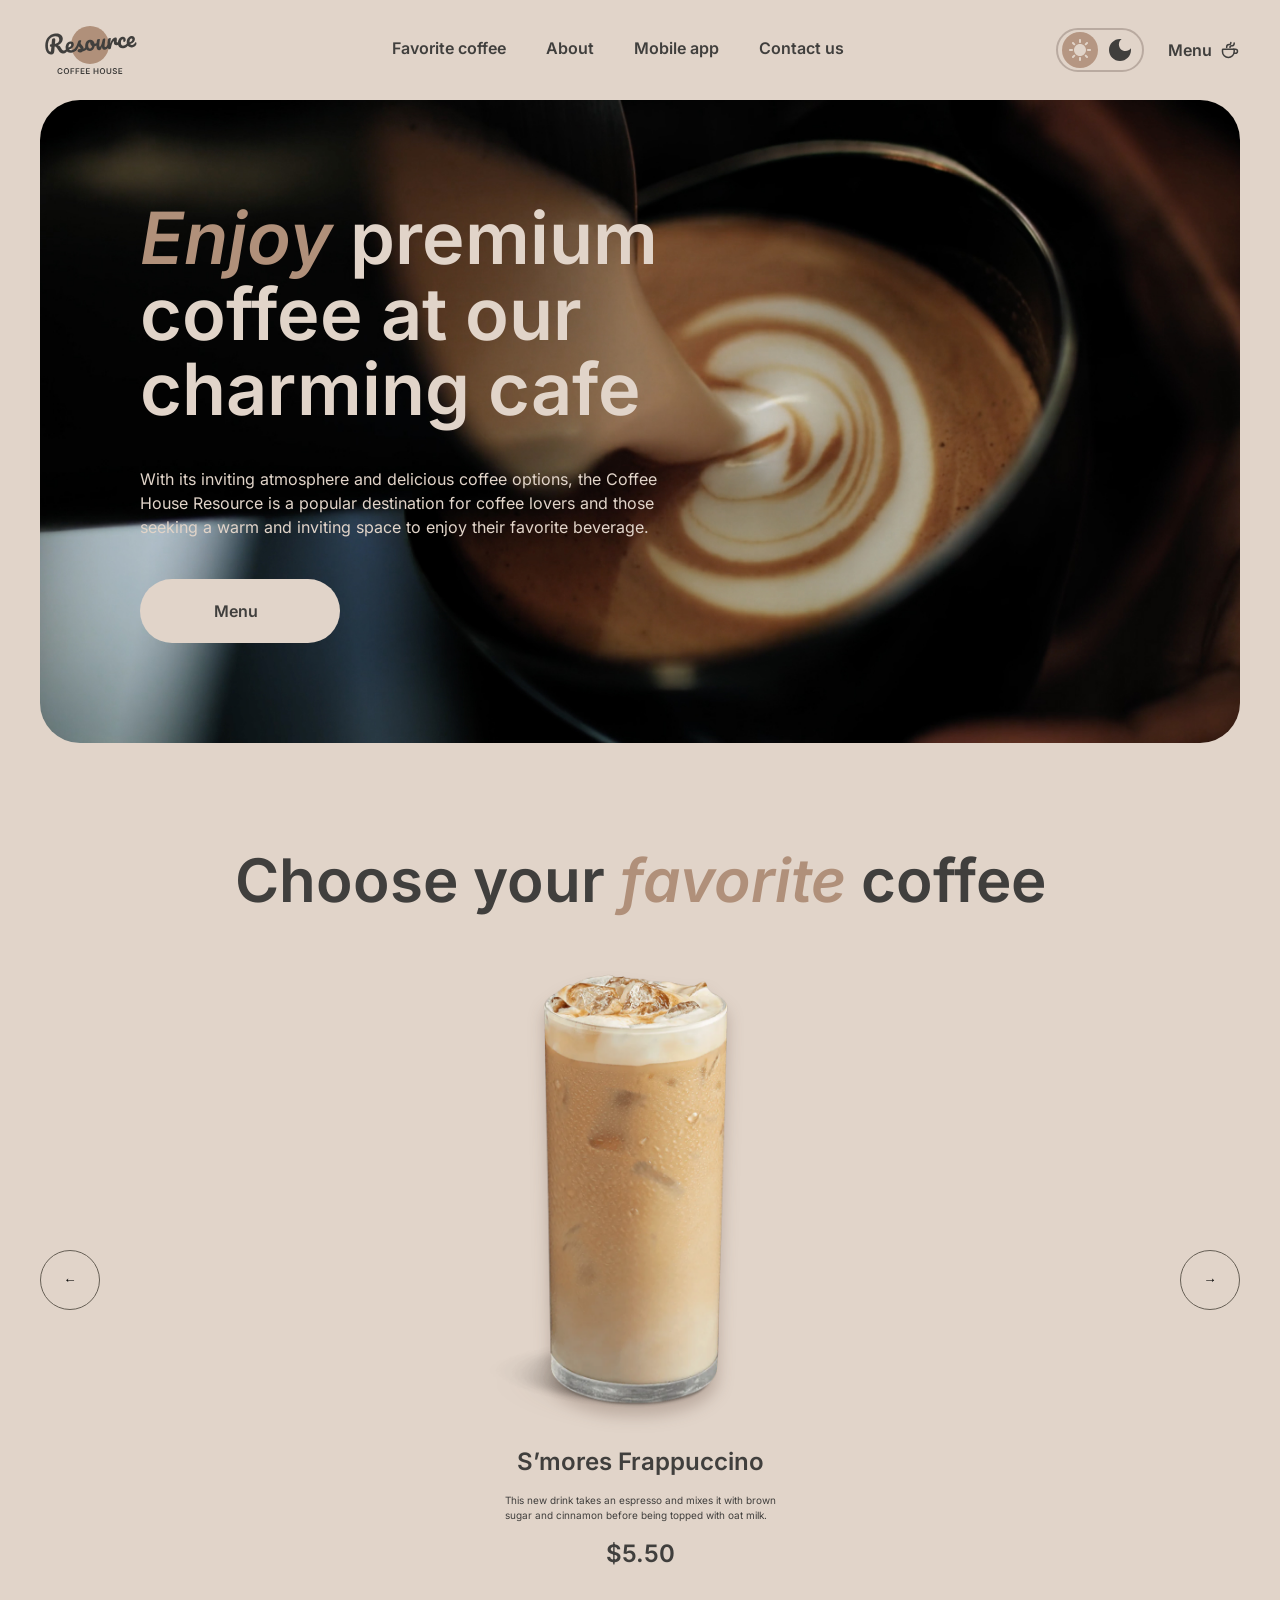
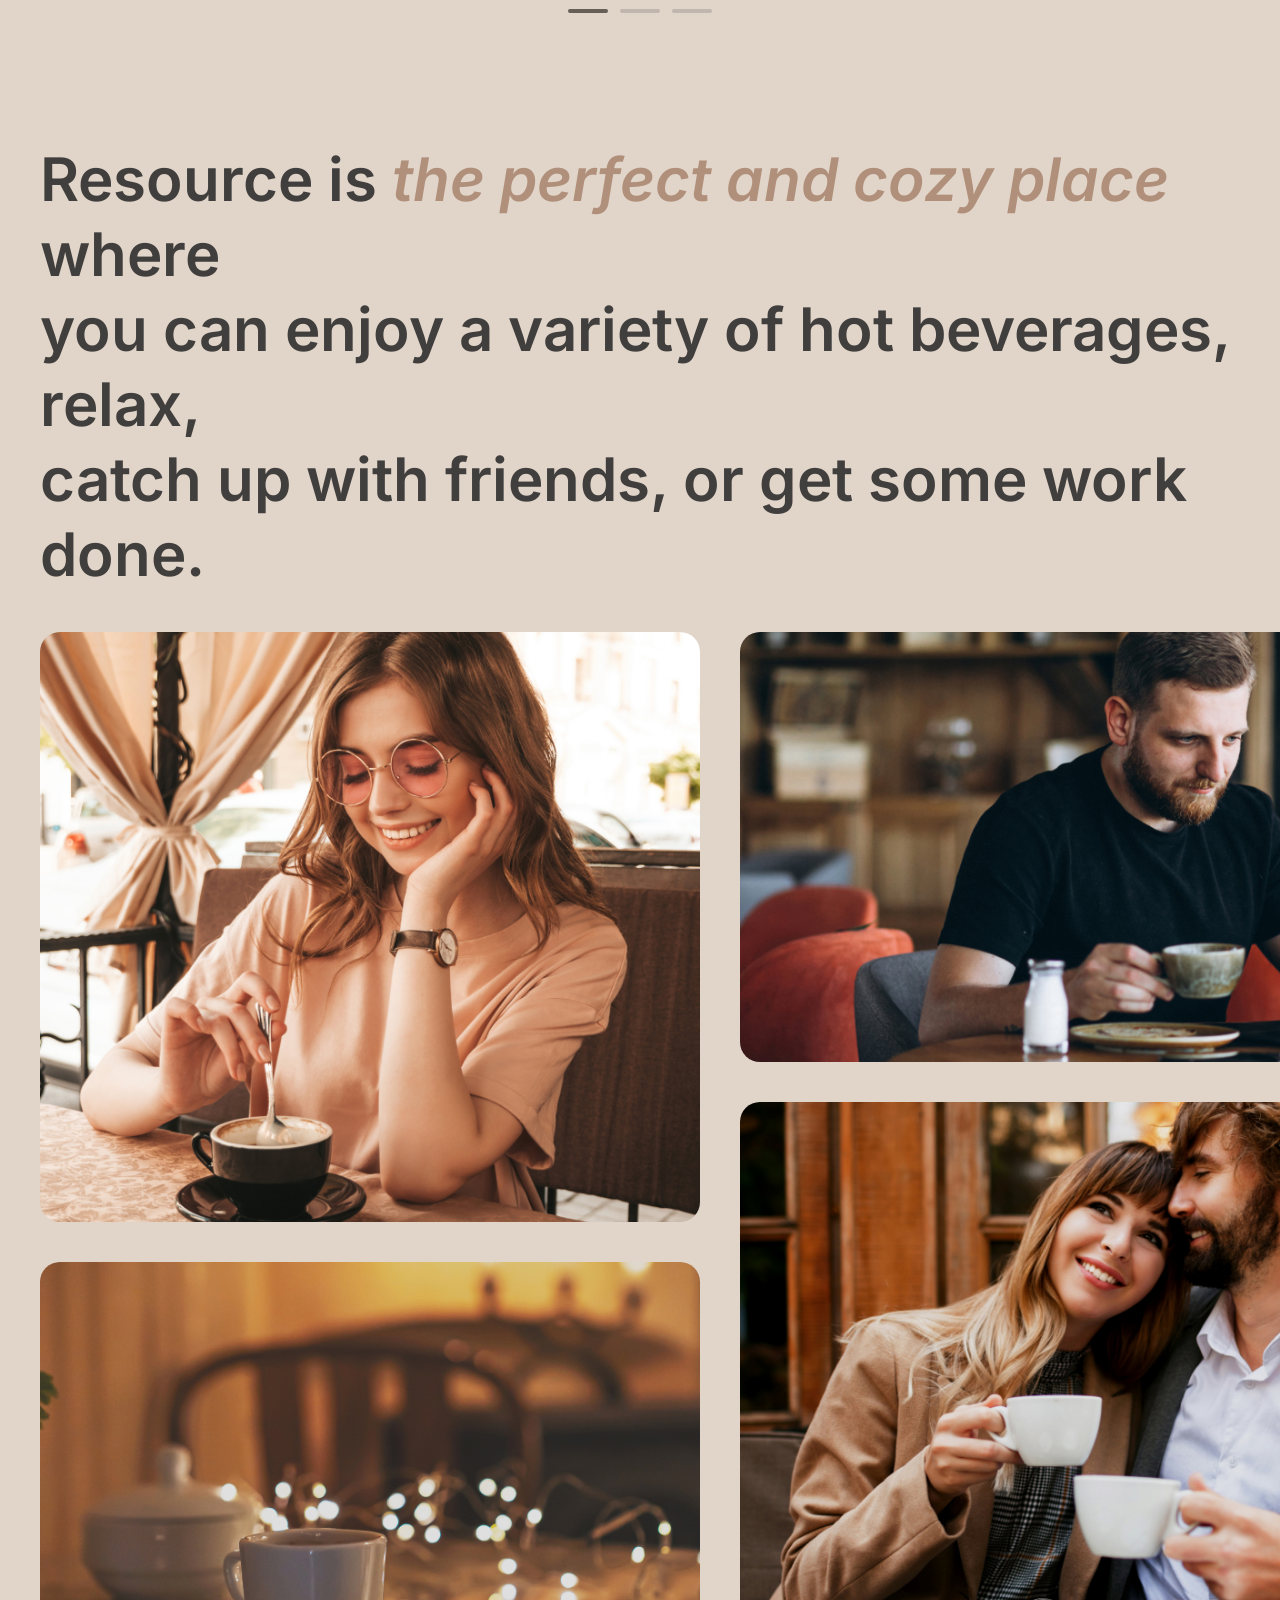
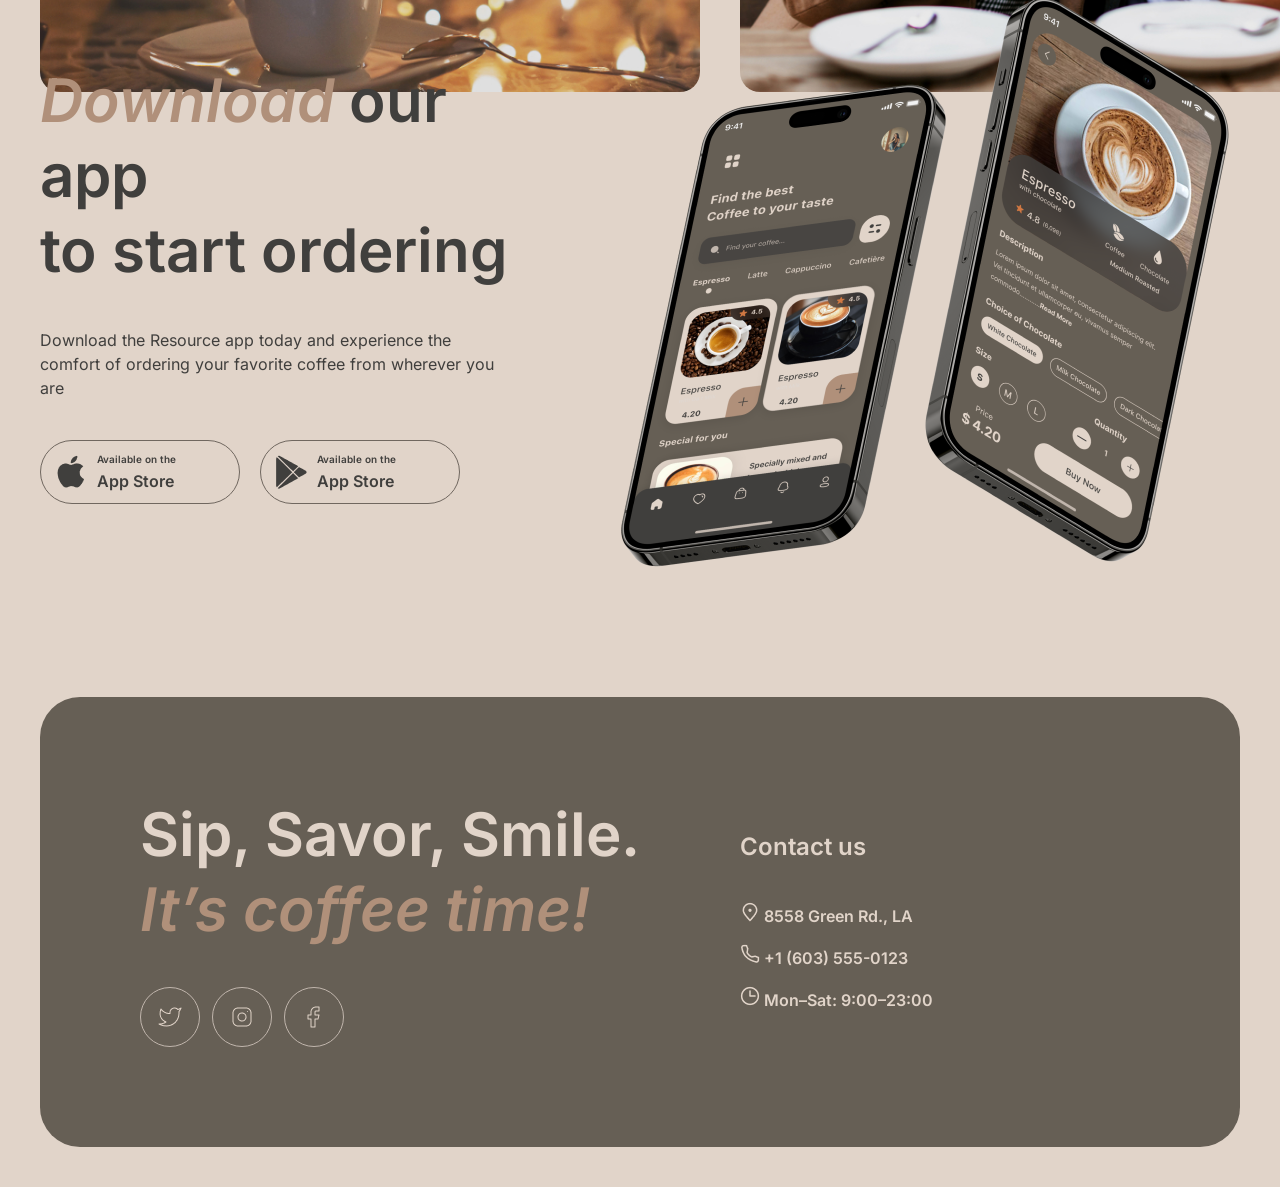
<file: index.html>
<!DOCTYPE html>
<html lang="en">
<head>
    <meta charset="UTF-8">
    <meta name="viewport" content="width=device-width, initial-scale=1.0">
    <title>Coffee House</title>
    <link rel="stylesheet" href="./css/style.css">
</head>
<body>
   <header  class="header">
   
        <div class="wrapper">
            <div class="header__wrapper">
                <div class="header__logo">
                    <a href="/" class="header__logo-link">
                        <img src="./img/svg/logo.svg" alt="COFFE HOUSE" class="header__logo-pic">
                    </a>
                </div>
                <nav class="header__navlog">
                      <ul class="header__list">
                        <li class="header__item">
                            <a href="#favorite" class="header__link">Favorite coffee</a>
                        </li>
                        <li class="header__item">
                            <a href="#about" class="header__link">About</a>
                        </li>
                        <li class="header__item">
                            <a href="#mobile" class="header__link">Mobile app</a>
                        </li>
                        <li class="header__item">
                            <a href="#contact" class="header__link">Contact us</a>
                        </li>
                      </ul>  
                </nav>
                 <div class="header__action">
                    <div class="theme-switch">
                        <input type="radio" name="theme" id="light" checked>
                        <label for="light" class="theme-option sun"><img src="./img/svg/Sun.svg" alt="Sun" class="header__sun-pic"></label>
                      
                        <input type="radio" name="theme" id="dark">
                        <label for="dark" class="theme-option moon"><img src="./img/svg/Moon.svg" alt="Moon" class="header__moon-pic"></label>
                      </div>
                    <div class="header__action-coffe">
                        <a href="#!" class="header__coffe-link">Menu</a>
                        <img src="./img/svg/coffee-cup.svg" alt="COFFE CUP" class="header__coffe-pic">
                    </div>
                </div>
            </div>
        </div>
   </header>
    <main class="main">
       <div class="wrapper">
        <section class="hero">
            <div class="hero__offer">
                <div class="hero__title">
<h1 class="hero__title-text"><span class="hero__title-text-italic">Enjoy</span> premium<br> coffee at our<br> charming cafe</h1>
                </div>
                <div class="hero__description">
<p class="hero__description-text">With its inviting atmosphere and delicious coffee options, the Coffee<br> House Resource is a popular destination for coffee lovers and those<br> seeking a warm and inviting space to enjoy their favorite beverage.</p>
                </div>
                <div class="hero__offer-button">
<a class="hero__button" href="menu.html"><P class="hero__offer-button-text">Menu </P> <img src="./img/svg/coffee-cup.svg" alt="COFFE CUP" class="main__coffe-pic"></a>
                </div>
            </div>
        </section>
        <section class="favorite-coffee" id="favorite">
            <div class="wrapper-line">
                <div class="slider__title">
<h2 class="slider__title-text">Choose your <span class="slider__title-text-italic">favorite </span>coffee</h2>
            </div>
            <div class="slider">
                <button class="arrow arrow-left" aria-label="Предыдущий">←</button>
                <div class="slide">
      <img id="coffeeImage" src="./img/png/coffee-slider-1.png" alt="S'mores Frappuccino" width="480" height="480">

      <h3 class="coffeeTitle">S’mores Frappuccino</h3>
      <p class="coffeeDescription">
        This new drink takes an espresso and mixes it with brown<br> sugar and cinnamon before being topped with oat milk.</p>
      <strong class="coffeePrice">$5.50</strong>
      <div class="slider__indicators">
        <button class="slider__indicator slider__indicator--active"></button>
        <button class="slider__indicator indicator"></button>
        <button class="slider__indicator indicator"></button>
      </div>
    </div>
    <button class="arrow arrow-right" aria-label="Следующий">→</button>
    
            </div>
            </div>
        </section>
        <section class="about" id="about">
           <div class="wrapper-about">
            <h3 class="about__text">Resource is <span class="about__text-italic">the perfect and cozy place</span> where<br> you can enjoy a variety of hot beverages, relax,<br> catch up with friends, or get some work done.</h3>
            <div class="about__container">
                <div class="about__column">
                    <img
                        src="./img/jpg/about-1.jpg"
                        alt="first foto"
                        class="about-img about__first-img"
                    >
            
                    <img
                        src="./img/jpg/about-2.jpg"
                        alt="three foto"
                        class="about-img about__three-img"
                    >
                </div>
            
                <div class="about__column">
                    <img
                        src="./img/jpg/about-3.jpg"
                        alt="second foto"
                        class="about-img about__second-img"
                    >
            
                    <img
                        src="./img/jpg/about-4.jpg"
                        alt="four foto"
                        class="about-img about__four-img"
                    >
                </div>
            </div>
                </div>
        </section>
<section class="mobile__app" id="mobile">
    <div class="wrapper-mobile">
        <div class="mobile__model">
            <img src="./img/png/mobile-screens.png" alt="mobile screens" class="mobile__model-img">
        </div>
        <div class="mobile__container">
            <h3 class="mobile__title"><span class="mobile__title-italic">Download</span> our app <br> to start ordering</h3>
            <p class="mobile__text">Download the Resource app today and experience the comfort of ordering your favorite coffee from wherever you are</p>
            <div class="mobile__buttons">
                <a href="#" class="store-button store-button--apple">
                    <img
                        src="./img/png/icon-store.png"
                        alt=""
                        class="store-button__icon"
                    >
                
                    <span class="button__content">
                        <span class="button__available">Available on the</span>
                        <span class="button__name">App Store</span>
                    </span>
                </a>
                <a href="#" class="store-button store-button--store">
                    <img
                        src="./img/png/icon-market.png"
                        alt=""
                        class="market-button__icon"
                    >
                
                    <span class="button__content">
                        <span class="button__available">Available on the</span>
                        <span class="button__name">App Store</span>
                    </span>
                </a>
            </div>
        </div>
    </div>
</section>
</div>
    </main>
    <footer class="footer" id="contact">
       <div class="wrapper-footer">
        <div class="contacts">
<div class="contacts__offer">
    <h3 class="contacts-title">Sip, Savor, Smile.<br> <span class="contacts-italic">It’s coffee time!</span></h3>
    <div class="contacts-social">
        <button class="social social-first-" aria-label="Твиттер"><img src="./img/png/twitter.png" alt="twitter" class="twitter"></button>
        <button class="social social-second-" aria-label="Инстаграм"><img src="./img/png/instagram.png" alt="instagram" class="instagram"></button>
        <button class="social social-three-" aria-label="Фейсбук"><img src="./img/png/facebook.png" alt="facebook" class="facebook"></button>
    </div>
</div>
<div class="contacts__info">
    <h3 class="contacts__info-title">Contact us</h3>
    <ul class="contacts__list">
        <li class="contacts__item">
            <span class="contacts__icon"><img src="./img/png/pin-alt.png" alt="pin-alt" class="pinalt"></span>
             <a href="#!"  class="maps-link">8558 Green Rd., LA</a>
        </li>

        <li class="contacts__item">
            <span class="contacts__icon"><img src="./img/png/phone.png" alt="phone" class="phone"></span>
            <a href="tel:+16035550123"  class="phone-link">+1 (603) 555-0123</a>
        </li>

        <li class="contacts__item">
            <span class="contacts__icon"><img src="./img/png/clock.png" alt="clock" class="clock"></span>
            <span>Mon–Sat: 9:00–23:00</span>
        </li>
    </ul>
</div>
        </div>
       </div>
    </footer>
</body>
</html>
</file>
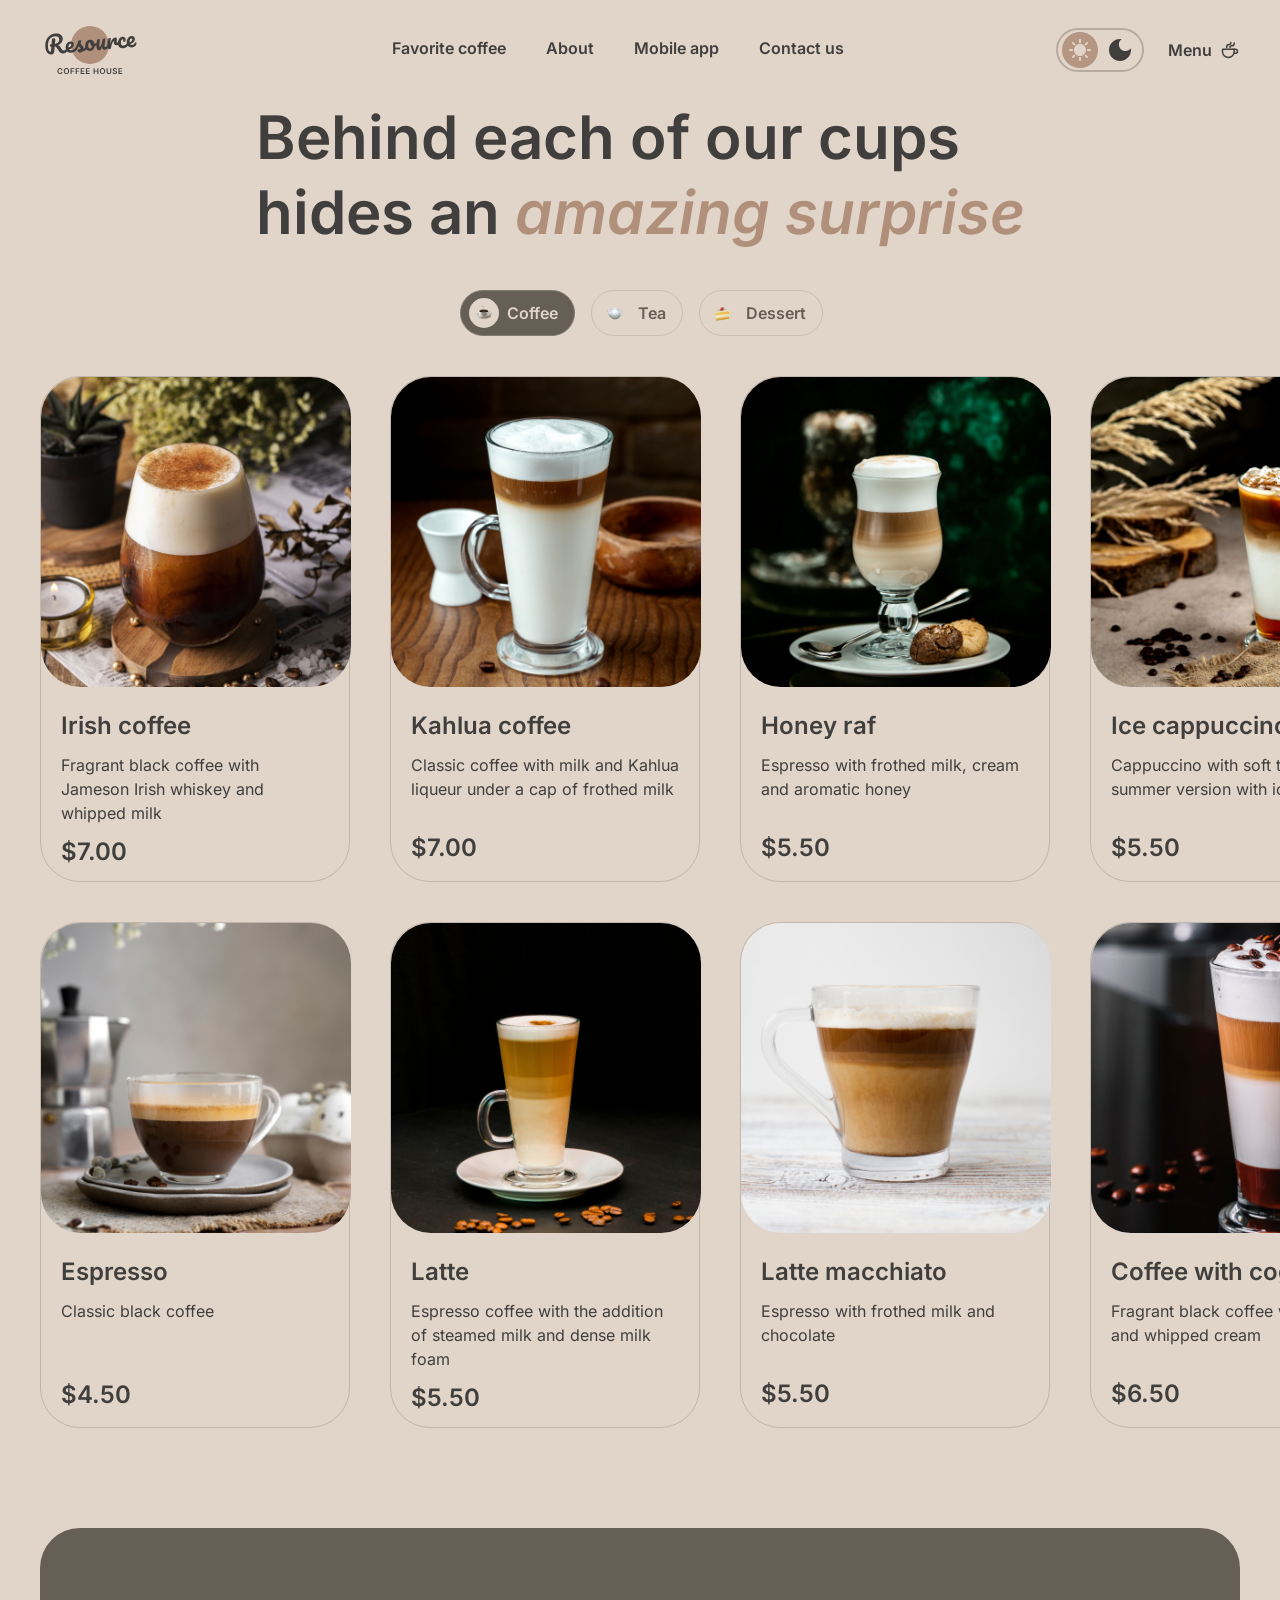
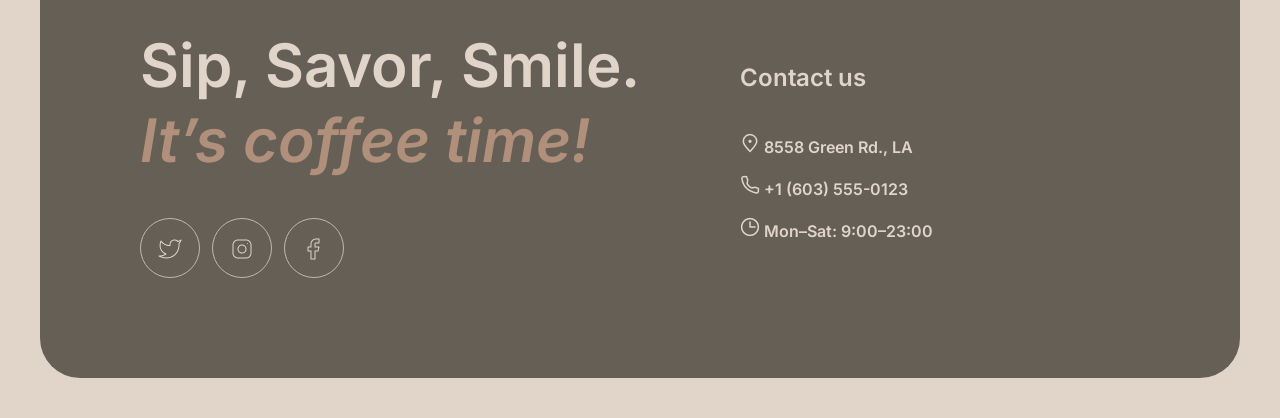
<file: menu.html>
<!DOCTYPE html>
<html lang="en">
<head>
    <meta charset="UTF-8">
    <meta name="viewport" content="width=device-width, initial-scale=1.0">
    <title>Document</title>
    <link rel="stylesheet" href="./css/style.css">
</head>
<body>
    <header  class="header">
   
        <div class="wrapper">
            <div class="header__wrapper">
                <div class="header__logo">
                    <a href="/" class="header__logo-link">
                        <img src="./img/svg/logo.svg" alt="COFFE HOUSE" class="header__logo-pic">
                    </a>
                </div>
                <nav class="header__navlog">
                    <ul class="header__list">
                      <li class="header__item">
                          <a href="#favorite" class="header__link">Favorite coffee</a>
                      </li>
                      <li class="header__item">
                          <a href="#about" class="header__link">About</a>
                      </li>
                      <li class="header__item">
                          <a href="#mobile" class="header__link">Mobile app</a>
                      </li>
                      <li class="header__item">
                          <a href="#contact" class="header__link">Contact us</a>
                      </li>
                    </ul>  
              </nav>
                 <div class="header__action">
                    <div class="theme-switch">
                        <input type="radio" name="theme" id="light" checked>
                        <label for="light" class="theme-option sun"><img src="./img/svg/Sun.svg" alt="Sun" class="header__sun-pic"></label>
                      
                        <input type="radio" name="theme" id="dark">
                        <label for="dark" class="theme-option moon"><img src="./img/svg/Moon.svg" alt="Moon" class="header__moon-pic"></label>
                      </div>
                    <div class="header__action-coffe">
                        <a href="#!" class="header__coffe-link">Menu</a>
                        <img src="./img/svg/coffee-cup.svg" alt="COFFE CUP" class="header__coffe-pic">
                    </div>
                </div>
            </div>
        </div>
   </header>
   <main class="main">
<div class="main-wrapper">
    <div class="offer">
        <h2 class="offer__title">Behind each of our cups<br>hides an <span class="offer__title-italic">amazing surprise</span></h2>
        <div class="category-buttons">
  <button class="category-button active">
    <span class="icon-circle">
      <img src="./img/png/icon1.png" alt="coffee" class="icon">
    </span>
    <span>Coffee</span>
  </button>

  <button class="category-button disable">
    <span class="icon-circle">
      <img src="./img/png/icon2.png" alt="tea" class="icon">
    </span>
    <span>Tea</span>
  </button>

  <button class="category-button disable">
    <span class="icon-circle">
      <img src="./img/png/icon3.png" alt="dessert" class="icon">
    </span>
    <span>Dessert</span>
  </button>
</div>
    </div>
</div>
<section class="grid">
    <div class="wrapper-grid">
    <article class="card">
  <img src="/img/jpg/coffee-1.jpg" alt="Coffee-1" class="card-img">

  <div class="card-content">
   <div class="card__content-text">
     <h2 class="card__title">Irish coffee</h2>
    <p class="card__text">Fragrant black coffee with<br> Jameson Irish whiskey and<br> whipped milk</p>
   </div>
    <h3 class="card__price">$7.00</h3>
  </div>
</article>
<article class="card">
    <img src="/img/jpg/coffee-2.jpg" alt="Coffee-1" class="card-img">
  
    <div class="card-content">
     <div class="card__content-text">
       <h2 class="card__title">Kahlua coffee</h2>
      <p class="card__text">Classic coffee with milk and Kahlua <br> liqueur under a cap of frothed milk</p>
     </div>
      <h3 class="card__price price">$7.00</h3>
    </div>
  </article>
  <article class="card">
    <img src="/img/jpg/coffee-3.jpg" alt="Coffee-1" class="card-img">
  
    <div class="card-content">
     <div class="card__content-text">
       <h2 class="card__title">Honey raf</h2>
      <p class="card__text">Espresso with frothed milk, cream <br> and aromatic honey</p>
     </div>
      <h3 class="card__price price">$5.50</h3>
    </div>
  </article>
  <article class="card">
    <img src="/img/jpg/coffee-4.jpg" alt="Coffee-1" class="card-img">
  
    <div class="card-content">
     <div class="card__content-text">
       <h2 class="card__title">Ice cappuccino</h2>
      <p class="card__text">Cappuccino with soft thick foam in <br> summer version with ice</p>
     </div>
      <h3 class="card__price price">$5.50</h3>
    </div>
  </article>

  <article class="card">
    <img src="/img/jpg/coffee-5.jpg" alt="Coffee-1" class="card-img">
  
    <div class="card-content">
     <div class="card__content-text">
       <h2 class="card__title">Espresso</h2>
      <p class="card__text">Classic black coffee</p>
     </div>
      <h3 class="card__price pricemini">$4.50</h3>
    </div>
  </article>
  <article class="card">
      <img src="/img/jpg/coffee-6.jpg" alt="Coffee-1" class="card-img">
    
      <div class="card-content">
       <div class="card__content-text">
         <h2 class="card__title">Latte</h2>
        <p class="card__text">Espresso coffee with the addition <br> of steamed milk and dense milk <br> foam</p>
       </div>
        <h3 class="card__price">$5.50</h3>
      </div>
    </article>
    <article class="card">
      <img src="/img/jpg/coffee-7.jpg" alt="Coffee-1" class="card-img">
    
      <div class="card-content">
       <div class="card__content-text">
         <h2 class="card__title">Latte macchiato</h2>
        <p class="card__text">Espresso with frothed milk and <br> chocolate</p>
       </div>
        <h3 class="card__price price">$5.50</h3>
      </div>
    </article>
    <article class="card">
      <img src="/img/jpg/coffee-8.jpg" alt="Coffee-1" class="card-img">
    
      <div class="card-content">
       <div class="card__content-text">
         <h2 class="card__title">Coffee with cognac</h2>
        <p class="card__text">Fragrant black coffee with cognac <br> and whipped cream</p>
       </div>
        <h3 class="card__price price">$6.50</h3>
      </div>
    </article>
    </div>
</section>
   </main>
   <footer class="footer">
    <div class="wrapper-footer">
     <div class="contacts">
<div class="contacts__offer">
 <h3 class="contacts-title">Sip, Savor, Smile.<br> <span class="contacts-italic">It’s coffee time!</span></h3>
 <div class="contacts-social">
     <button class="social social-first-" aria-label="Предыдущий"><img src="./img/png/twitter.png" alt="twitter" class="twitter"></button>
     <button class="social social-second-" aria-label="Предыдущий"><img src="./img/png/instagram.png" alt="instagram" class="instagram"></button>
     <button class="social social-three-" aria-label="Предыдущий"><img src="./img/png/facebook.png" alt="facebook" class="facebook"></button>
 </div>
</div>
<div class="contacts__info">
 <h5 class="contacts__info-title">Contact us</h5>
 <ul class="contacts__list">
    <li class="contacts__item">
        <span class="contacts__icon"><img src="./img/png/pin-alt.png" alt="pin-alt" class="pinalt"></span>
         <a href="#!"  class="maps-link">8558 Green Rd., LA</a>
    </li>

     <li class="contacts__item">
         <span class="contacts__icon"><img src="./img/png/phone.png" alt="phone" class="phone"></span>
         <a href="tel:+16035550123"  class="phone-link">+1 (603) 555-0123</a>
     </li>

     <li class="contacts__item">
         <span class="contacts__icon"><img src="./img/png/clock.png" alt="clock" class="clock"></span>
         <span>Mon–Sat: 9:00–23:00</span>
     </li>
 </ul>
</div>
     </div>
    </div>
 </footer>
</body>
</html>
</file>
<file: css/style.css>
@import url("./menu.css");
@import url("./dark.css");
:root {
    --body-background: #e1d4c9;
    --body-color: #292826;
    --link-color: #403f3d;
  }
  
  /* Цвет после выбора dark */
/* inter-regular - latin */
/* inter-regular - latin */
@font-face {
    font-display: swap; /* Check https://developer.mozilla.org/en-US/docs/Web/CSS/@font-face/font-display for other options. */
    font-family: 'Inter';
    font-style: normal;
    font-weight: 400;
    src: url('../fonts/inter-v20-latin-regular.woff2') format('woff2'); /* Chrome 36+, Opera 23+, Firefox 39+, Safari 12+, iOS 10+ */
  }
  /* inter-500 - latin */
  @font-face {
    font-display: swap; /* Check https://developer.mozilla.org/en-US/docs/Web/CSS/@font-face/font-display for other options. */
    font-family: 'Inter';
    font-style: normal;
    font-weight: 500;
    src: url('../fonts/inter-v20-latin-500.woff2') format('woff2'); /* Chrome 36+, Opera 23+, Firefox 39+, Safari 12+, iOS 10+ */
  }
  /* inter-600 - latin */
  @font-face {
    font-display: swap; /* Check https://developer.mozilla.org/en-US/docs/Web/CSS/@font-face/font-display for other options. */
    font-family: 'Inter';
    font-style: normal;
    font-weight: 600;
    src: url('../fonts/inter-v20-latin-600.woff2') format('woff2'); /* Chrome 36+, Opera 23+, Firefox 39+, Safari 12+, iOS 10+ */
  }
  /* inter-600italic - latin */
  @font-face {
    font-display: swap; /* Check https://developer.mozilla.org/en-US/docs/Web/CSS/@font-face/font-display for other options. */
    font-family: 'Inter';
    font-style: italic;
    font-weight: 600;
    src: url('../fonts/inter-v20-latin-600italic.woff2') format('woff2'); /* Chrome 36+, Opera 23+, Firefox 39+, Safari 12+, iOS 10+ */
  }
  html {
    box-sizing: border-box;
     scroll-behavior: smooth;
  }
  *, *::before, *::after {
    box-sizing: inherit;
  }
  body {
    margin: 0 auto;
    background-color: var(--body-background);
  
    transition:
      background-color 0.3s ease,
      color 0.3s ease;
  }
  .header {
    margin-top: 20px; 
    margin-bottom: 20px;
    color: var(--body-color);
  }
  .wrapper {
    margin-left: 40px;
    margin-right: 40px;
  }
  .header__wrapper {
    max-width: 1360px;
    max-height: 60px;
    margin: 0 auto;
    font-family: Inter;
    font-weight: 600;
    font-size: 16px;
    line-height: 150%;
    display: flex;
    justify-content: space-between;
  }
.header__list {
    list-style: none;
}

.header__link {
    position: relative;
    display: inline-block;
    color: #403f3d;
    text-decoration: none;
  }
.header__link::after {
    content: "";
    position: absolute;
    left: 0;
    bottom: -5px;
    width: 100%;
    height: 2px;
    background-color: #403F3D;
  
    transform: scaleX(0);
    transform-origin: left;
    transition: transform 0.2s ease;
  }
  
  .header__link:hover::after {
    transform: scaleX(1);
  }
.header__list {
    display: flex;
    flex-wrap: wrap;
}
.header__item {
    margin-right: 40px;
}
.header__item:last-child {
    margin-right: 0;
}
.header__action {
    display: flex;
    justify-content:center;
    margin: 8px 0;
    max-height: 44px;
    max-width: 184px;
}
.header__action-coffe {
    display: flex;
    justify-content: end;
    margin-left: 24px;
    align-items: center;
}
.header__coffe-pic {
    margin-left: 8px;
    max-width: 20px;
    max-height: 20px;
}

.header__coffe-link {
    position: relative;
    display: inline-block;
    color: #403f3d;
    text-decoration: none;
  }
  .header__coffe-link::after {
    content: "";
    position: absolute;
    left: 0;
    bottom: -5px;
    width: 165%;
    height: 2px;
    background-color: #403f3d;
  
    transform: scaleX(0);
    transform-origin: left;
    transition: transform 0.3s ease;
  }
  
  .header__coffe-link:hover::after {
    transform: scaleX(1);
  }
  .theme-switch {
    display: inline-flex;
    align-items: center;
    gap: 4px;
  
    padding: 4px;
    border: 2px solid #b9aaa0;
    border-radius: 50px;
  }
  
  .theme-switch input {
    position: absolute;
    width: 1px;
    height: 1px;
    opacity: 0;
    pointer-events: none;
  }
  
  .theme-option {
    display: flex;
    align-items: center;
    justify-content: center;
  
    width: 36px;
    height: 36px;
    border-radius: 50%;
  
    cursor: pointer;
    transition:
      background-color 0.3s ease,
      filter 0.3s ease;
  }
  .sun {
    background-color: #b59682;
  }
  
  .moon {
    background-color: transparent;
  }
  .theme-switch:has(#dark:checked) .sun,
  .theme-switch:has(#dark:checked) .moon {
    background-color: #665f55;
  }
  .theme-switch:has(#dark:checked) .header__moon-pic {
    filter: brightness(0) saturate(100%)
      invert(87%)
      sepia(13%)
      saturate(390%)
      hue-rotate(343deg)
      brightness(104%)
      contrast(91%);
  }
  .theme-switch:has(#light:checked) .sun {
    background-color: #b59682;
  }
  
  .theme-switch:has(#light:checked) .moon {
    background-color: transparent;
  }
  
  .theme-switch:has(#light:checked) .header__moon-pic {
    filter: none;
  }
  
  .header__sun-pic,
  .header__moon-pic {
    display: block;
    width: 22px;
    height: 22px;
  }
   /* Hero section start */
   .hero {
    max-width: 1360px;
    max-height: 644px;
    padding: 100px;
    border-radius: 40px;
    background-image: url(../img/jpg/img-hero.jpg);
    background-size: cover;
    background-position: center;
    background-repeat: no-repeat;
   }
   .hero__offer {
    display: flex;
    max-height: 444px;
    max-width: 530px;
    flex-direction: column;
   }
   .hero__title {
    margin-bottom: 40px;
   }
   
   .hero__title-text {
    font-family: Inter;
    font-weight: 600;
    font-size: 72px;
    line-height: 105%;
    color: #E1D4C9;
    margin: 0 auto;
   }
   .hero__title-text-italic {
    font-style: italic;
    color: #B0907A;
   }
   .hero__description {
    font-family: Inter;
    font-weight: 400;
    font-size: 16px;
    line-height: 150%;
    color: #E1D4C9;
    margin-bottom: 40px;
    max-width: 530px;
    max-height: 72px;
    margin-top: 0px;
   }
 .hero__description-text {
    margin: 0px;
   }
   .hero {
    margin: 0 auto;
   }
   .hero__button {
    display: flex;
    align-items: center;
    justify-content: center;
    width: 200px;
    height: 64px;
    box-sizing: border-box;

    border-radius: 100px;
    background-color: #e1d4c9;

    text-decoration: none;
    cursor: pointer;

    transition: background-color 0.3s ease;
}
.main__coffe-pic {
    margin-left: 8px;
    width: 0;
  height: 0;
  opacity: 0;
  object-fit: contain;
  transition:
    width 0.3s ease,
    height 0.3s ease,
    opacity 0.3s ease;
}
.hero__button:hover .main__coffe-pic {
    width: 20px;
    height: 20px;
    opacity: 1;
  }
   .hero__offer-button-text {
    font-family: Inter;
    font-weight: 600;
    font-size: 16px;
    line-height: 150%;
    color: #403F3D;
   }
   /* Hero section end */

   /* Slider section start */
   .favorite-coffee {
   margin: 0 auto;
   max-width: 1440px;
    max-height: 799px;
   }
   .wrapper-line {
    margin-top: 100px;
    margin-bottom: 100px;
    display: flex;
    align-items: center;
    flex-direction: column;
    max-width: 1440px;
    max-height: 799px;
   }
   .slider__title-text {
    font-family: Inter;
    font-size: 60px;
    font-weight: 600;
    line-height: 125%;
    color: #403F3D;
    max-height: 75px;
    margin: 0 auto;
   }
   .slider__title-text-italic {
font-style: italic;
    color: #B0907A;
   }
   .slider {
    display: flex;
    align-items: center;
    width: min(100%, 1360px);
  height: min(100vh, 799px);
  justify-content: space-between;

   }
   .arrow {
    width: 60px;
    height: 60px;
    border-radius: 100%;
    border: 1px solid #665F55;
    background-color: #E1D4C9;
   }
   .arrow:hover {
    background-color: #665F55;
    color: #E1D4C9;
   }
   #coffeeImage {
    object-fit: contain;
  filter: drop-shadow(0 12px 8px rgba(70, 45, 30, 0.25));
   }
   .coffeeTitle {
   font-family: Inter;
    font-size: 24px;
    font-weight: 600;
    line-height: 125%;
    color: #403F3D;
    margin-top: 20px;
    margin-bottom: 16px;
   }
   .slide {
    display: flex;
    flex-direction: column;
    align-items: center;
   }
   .slider__indicators {
    display: flex;
    justify-content: center;
    align-items: center;
    gap: 12px;
    margin-top: 40px;
  }
  .slider__indicator {
    width: 40px;
    height: 4px;
    padding: 0;
    border: none;
    border-radius: 10px;
    background-color: #C1B6AD;
    cursor: pointer;
    transition: background-color 0.3s ease;
  }
  
  .slider__indicator--active {
    background-color: #665F55;
  }
   .coffeeDescription {
    font-family: Inter;
    font-size: 10px;
    font-weight: 400;
    line-height: 150%;
    color: #403F3D;
    margin-top: 0px;
    margin-bottom: 16px;
   }
   .coffeePrice {
font-family: Inter;
    font-size: 24px;
    font-weight: 600;
    line-height: 125%;
    color: #403F3D;
   }
   .about {
    margin: 0 auto;
    max-width: 1440px;
    max-height: 1325px;
   }
   .wrapper-about {
    display: flex;
    align-items: center;
    flex-direction: column;
   }
   .about__text {
    font-family: Inter;
    font-size: 60px;
    font-weight: 600;
    line-height: 125%;
    color: #403F3D;
    margin-top: 0;
    margin-bottom: 40px;
   }
.about__text-italic {
    font-style: italic;
    color: #B0907A;
}
.about__container {
    display: grid;
    grid-template-columns: 1fr 1fr;
    gap: 40px;

    max-width: 1360px;
    margin: 0 auto;
}

.about__column {
    display: flex;
    flex-direction: column;
    gap: 40px;
}

.about__column img {
    display: block;
    object-fit: cover;
    border-radius: 20px;
}
.about-img {
    transition: transform 0.3s ease;
}
.about__first-img {
    height: 590px;
    width: 660px;
}
.about-img:hover {
    transform: translateY(-8px);
}

.about__three-img {
    height: 430px;
    width: 660px;
}
.about__second-img {
    height: 430px;
    width: 660px;
}

.about__four-img {
    height: 590px;
    width: 660px;
}

.mobile__app {
    max-width: 1360px;
    max-height: 630px;
    margin: 0 auto;
}
.wrapper-mobile {
    margin-top: 100px;
    display: flex;
    align-items: center;
    flex-direction: row-reverse;
    gap: 100px;
}
.mobile__model {
    object-fit: cover;
}
.mobile__container {
    display: flex;
    flex-direction: column;
    gap: 40px;
}
.mobile__title {
    font-family: Inter;
    font-size: 60px;
    font-weight: 600;
    line-height: 125%;
    color: #403F3D;
    margin-top: 0;
    margin-bottom: 0;
}
.mobile__title-italic {
    font-style: italic;
    color: #B0907A;
}
.mobile__text {
    font-family: Inter;
    font-size: 16px;
    font-weight: 400;
    line-height: 150%;
    color: #403F3D;
    margin-top: 0;
    margin-bottom: 0;
}

.mobile__buttons {
    display: flex;
    flex-direction: row;
    gap: 20px
}
.store-button {
    display: inline-flex;
    align-items: center;
    gap: 8px;

    width: 200px;
    height: 64px;
    padding: 20px 12px;

    box-sizing: border-box;
    border: 1px solid #70675f;
    border-radius: 40px;

    background-color: transparent;
    text-decoration: none;
    color: #403f3d;
    transition:
      color 0.3s ease,
      background-color 0.3s ease,
      transform 0.3s ease;
}

.store-button:hover {
    color: #E1D4C9;
    background-color: #665F55;
    transform: translateY(-2px);
  }
  
  .store-button:hover .store-button__icon,
  .store-button:hover .market-button__icon {
    filter: brightness(0) saturate(100%)
          invert(87%)
          sepia(10%)
          saturate(450%)
          hue-rotate(345deg)
          brightness(94%)
          contrast(88%);
  }

.store-button__icon {
    object-fit: contain;
}

.button__content {
    display: flex;
    flex-direction: column;
    gap: 3px;
}
.button__available {
    font-family: Inter;
    font-size: 10px;
    font-weight: 600;
    line-height: 140%;
}

.button__name {
    font-family: Inter;
    font-size: 16px;
    font-weight: 600;
    line-height: 150%;
}
.footer {
    max-width: 1440px;
    margin: 0 auto;
}
.wrapper-footer {
margin: 100px 40px 40px 40px;
}
.contacts {
    max-width: 1360px;
    max-height: 450px;
    padding: 100px;
    display: flex;
    flex-direction: row;
    background-color: #665F55;
    border-radius: 40px;
    gap: 100px;
    align-items: center;

}
.contacts-title {
    font-family: Inter;
    font-size: 60px;
    font-weight: 600;
    line-height: 125%;
    color: #E1D4C9;
    margin-top: 0px;
    margin-bottom: 0px;
}
.contacts-italic {
    font-style: italic;
    color: #B0907A;
}
.contacts__offer {
    display: flex;
    flex-direction: column;
    gap: 40px;
}
.social {
    width: 60px;
    height: 60px;
    border-radius: 100%;
    border: 1px solid #C1B6AD;
    background-color: #665F55;
padding-top: 5px;
cursor: pointer;
transition:
  background-color 0.3s ease,
  border-color 0.3s ease,
  transform 0.3s ease;
}
.social img {
    object-fit: contain;  
    transition: filter 0.3s ease;
  }

  .social:hover {
    background-color: #E1D4C9;
    border-color: #E1D4C9;
    transform: translateY(-3px);
  }
  
  /* Тёмная иконка на светлом фоне */
  .social:hover img {
    filter: brightness(0) saturate(100%);
  }
.contacts-social {
    display: flex;
    flex-direction: row;
    gap: 12px;
}
.contacts__info{
    display: flex;
    flex-direction: column;
    gap: 40px;
    max-width: 530px;
max-height: 186px;
align-items: flex-start;
}
.contacts__info-title{
font-family: Inter;
font-weight: 600;
font-size: 24px;
line-height: 125%;
color: #E1D4C9;
margin-top: 0px;
margin-bottom: 0px;
}
.contacts__item {
    font-family: Inter;
font-weight: 600;
font-size: 16px;
line-height: 150%;
color: #E1D4C9;
list-style: none;
}
.maps-link,
.phone-link {
  position: relative;
  display: inline-block;

  color: #E1D4C9;
  text-decoration: none;
}
.maps-link::after,
.phone-link::after {
  content: "";

  position: absolute;
  left: 0;
  bottom: -5px;

  width: 100%;
  height: 2px;

  background-color: #E1D4C9;

  transform: scaleX(0);
  transform-origin: left;
  transition: transform 0.3s ease;
}

.maps-link:hover::after,
.phone-link:hover::after {
  transform: scaleX(1);
}
.contacts__list {
    display: flex;
    flex-direction: column;
    gap: 16px;
    margin: 0;
    padding: 0;
}
</file>
